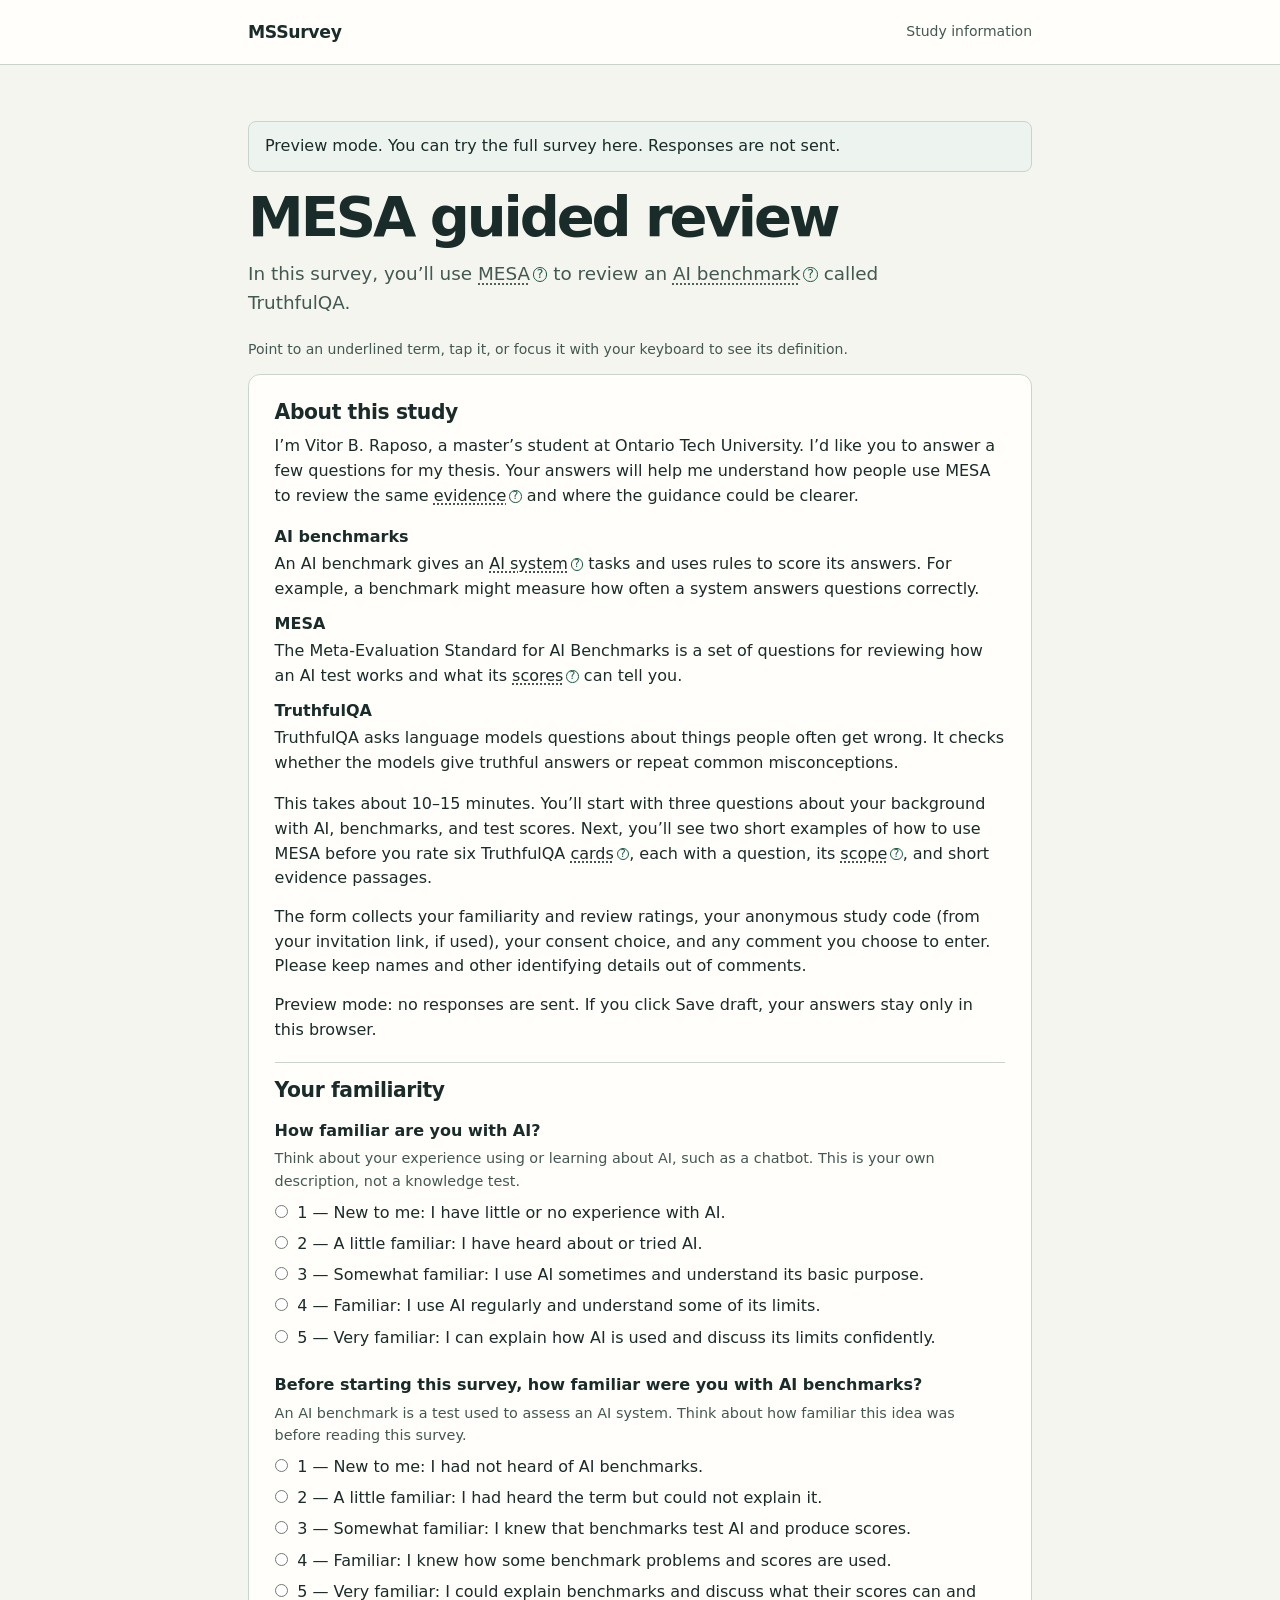
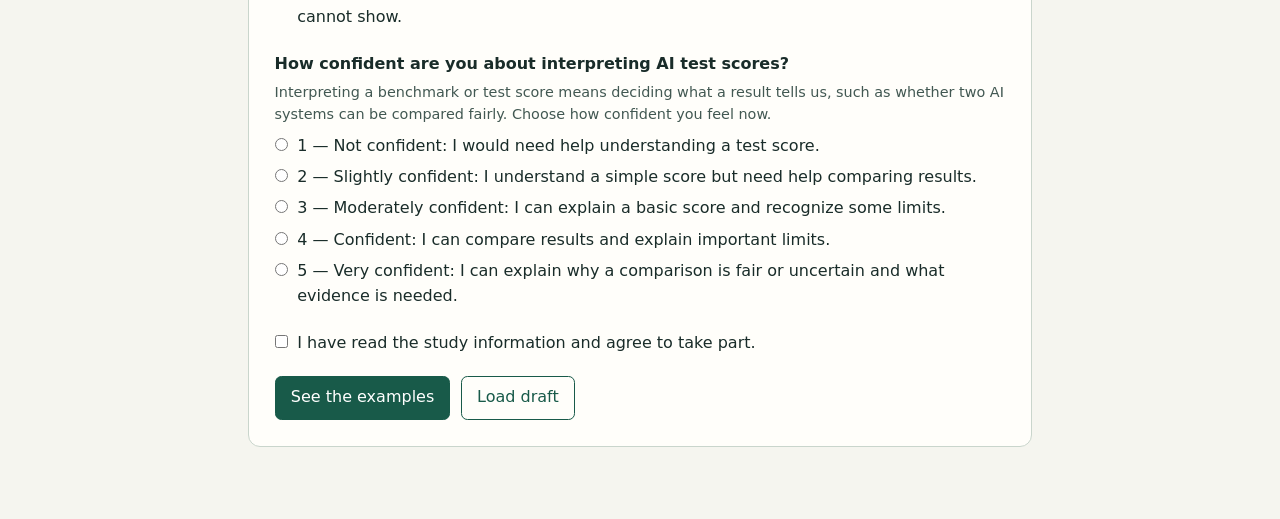
<file: docs/index.html>
<!doctype html>
<html lang="en">
<head>
  <meta charset="utf-8">
  <meta name="viewport" content="width=device-width, initial-scale=1">
  <meta name="referrer" content="no-referrer">
  <title>MSSurvey | MESA guided review</title>
  <style>
:root {
  color-scheme: light;
  --background: #f5f5ef;
  --paper: #fffefa;
  --ink: #192c29;
  --muted: #425852;
  --rule: #c9d5cc;
  --accent: #185a49;
  --wash: #edf3ee;
  --focus: #9b4b15;
  font-family: system-ui, sans-serif;
  color: var(--ink);
  background: var(--background);
}

* { box-sizing: border-box; }
[hidden] { display: none !important; }
body { margin: 0; line-height: 1.55; }
p { margin: 0 0 .85rem; }
p:last-child { margin-bottom: 0; }

.frame { width: min(calc(100% - 2rem), 49rem); margin-inline: auto; }
.site-header { border-bottom: 1px solid var(--rule); background: var(--paper); }
.masthead { min-height: 4rem; display: flex; align-items: center; justify-content: space-between; gap: 1rem; }
.brand { font-size: 1.08rem; font-weight: 750; letter-spacing: -.02em; }
.masthead p { color: var(--muted); font-size: .875rem; }
main { padding-block: clamp(1.5rem, 5vw, 3.5rem); }

h1, h2, h3 { line-height: 1.15; margin: 0 0 .65rem; }
h1 { font-size: clamp(2rem, 6vw, 3.5rem); letter-spacing: -.055em; }
h2 { font-size: 1.27rem; letter-spacing: -.02em; }
h3 { font-size: 1rem; }
h1:focus { outline: none; }
.lede { font-size: clamp(1rem, 2vw, 1.15rem); color: var(--muted); max-width: 62ch; margin-bottom: 1.35rem; }

.panel { background: var(--paper); border: 1px solid var(--rule); border-radius: .75rem; padding: clamp(1rem, 3vw, 1.6rem); margin-bottom: 1rem; }
.notice { border: 1px solid var(--rule); border-radius: .5rem; padding: .75rem 1rem; color: var(--ink); background: var(--wash); }
.status { margin-top: 1rem; }
.consent-text { white-space: pre-wrap; }
#study-topics dt { font-weight: 650; }
#study-topics dd { margin: .15rem 0 .65rem; }
.check { display: flex; align-items: baseline; gap: .6rem; margin-block: .85rem; }
input[type="checkbox"], input[type="radio"] { accent-color: var(--accent); margin: 0; }
#familiarity { border-top: 1px solid var(--rule); margin-top: 1.25rem; padding-top: 1rem; }
.familiarity-item { border: 0; padding: 0; margin: 1rem 0; min-width: 0; }
.familiarity-item legend { font-weight: 650; padding: 0; }
.familiarity-item p { color: var(--muted); font-size: .9rem; margin: .25rem 0 .55rem; }
.familiarity-item .check { margin-block: .4rem; }
.check input { flex-shrink: 0; }

.actions { display: flex; flex-wrap: wrap; align-items: center; gap: .65rem; margin-top: 1.25rem; }
button, select, textarea { font: inherit; }
button { border: 1px solid var(--accent); border-radius: .4rem; background: var(--accent); color: white; padding: .55rem .95rem; cursor: pointer; }
button:hover { filter: brightness(1.1); }
button:disabled { cursor: default; opacity: .6; }
button.secondary { background: var(--paper); color: var(--accent); }
button:focus-visible, select:focus-visible, textarea:focus-visible, input:focus-visible, summary:focus-visible { outline: 2px solid var(--focus); outline-offset: 3px; }

.guide p, .hint, .scope, .source, .progress { color: var(--muted); }
.progress, .source, .hint { font-size: .875rem; }
.progress { margin: 0; font-weight: 650; }
.review-bar { position: sticky; top: 0; z-index: 5; background: var(--background); border-bottom: 1px solid var(--rule); padding: .65rem 0; margin-bottom: 1rem; }
.review-bar-row { display: flex; flex-wrap: wrap; align-items: baseline; justify-content: space-between; gap: .5rem 1rem; }
.review-guide-toggle { max-width: 100%; }
.review-guide-toggle[open] { width: 100%; }
.review-guide-toggle .choice-definitions { max-height: 55dvh; overflow: auto; }
.criterion { font-size: .82rem; font-weight: 700; color: var(--muted); margin-bottom: .25rem; }
.evidence { padding: .85rem 1rem; margin: .85rem 0; border-inline-start: 3px solid var(--accent); background: var(--wash); border-radius: .2rem .45rem .45rem .2rem; }
.abstract { margin: .75rem 0 0; padding: .85rem 1rem; border-inline-start: 3px solid var(--rule); background: var(--wash); border-radius: .2rem .45rem .45rem .2rem; }
.abstract-note { margin-top: .5rem; }
.source { display: block; margin-top: .65rem; }
.source + .source { margin-top: .2rem; }
summary { color: var(--accent); font-weight: 650; cursor: pointer; width: fit-content; }
details dl { margin-bottom: 1rem; }
details dt { font-weight: 700; }
details dd { margin: 0 0 .6rem; }
details h3 { margin-top: .9rem; }

.answer-pair, .choices { display: grid; grid-template-columns: repeat(2, minmax(0, 1fr)); gap: .75rem; }
.answer-pair > div { padding: .65rem .85rem; background: var(--wash); border-radius: .5rem; }
.answer-pair dt, .choices label { font-weight: 650; }
.answer-pair dd { margin: 0; }
.choices { margin-top: 1rem; }
.choice-definitions { display: grid; grid-template-columns: repeat(2, minmax(0, 1fr)); gap: .85rem; margin-top: .85rem; }
.choice-definitions > div { background: var(--wash); border-radius: .5rem; padding: .85rem 1rem; }
.choice-definitions dl { margin-block: .6rem 0; }
.choice-definitions dt { font-weight: 650; }
.choice-definitions dd { margin: .15rem 0 .65rem; }
.choice-definitions dd:last-child { margin-bottom: 0; }
.choice-help { margin-top: .4rem; }
.choices select, textarea { display: block; background: var(--paper); color: var(--ink); border: 1px solid #788e82; border-radius: .35rem; width: 100%; min-height: 2.75rem; margin-top: .25rem; padding: .45rem .6rem; }
textarea { margin-bottom: .4rem; resize: vertical; }
table { width: 100%; border-collapse: collapse; margin-block: .55rem; font-size: .95rem; }
td, th { padding: .32rem .45rem; text-align: left; border-bottom: 1px solid var(--rule); }
button.term { display: inline; padding: 0; color: inherit; background: none; border: 0; border-radius: 0; text-decoration: underline dotted; text-underline-offset: .18em; }
button.term:hover { color: var(--accent); filter: none; }
.term-icon { display: inline-grid; place-items: center; vertical-align: .15em; width: 1.15em; height: 1.15em; border: 1px solid currentColor; border-radius: 50%; margin-inline-start: .18rem; color: var(--accent); font-size: .68em; line-height: 1; text-decoration: none; }
.term-tip { position: fixed; z-index: 10; width: max-content; max-width: min(23rem, calc(100vw - 1.5rem)); max-height: calc(100dvh - 1.5rem); overflow: auto; background: var(--paper); border: 1px solid #788e82; border-radius: .45rem; box-shadow: 0 .3rem 1.2rem #192c2926; padding: .65rem .85rem; font-size: .9rem; }
.term-tip p { margin-top: .15rem; }

@media (max-width: 34rem) {
  .choices, .choice-definitions { grid-template-columns: 1fr; }
  .actions button { min-height: 2.75rem; }
}

  </style>
</head>
<body>
  <header class="site-header">
    <div class="frame masthead">
      <div class="brand">MSSurvey</div>
      <p id="phase">Study information</p>
    </div>
  </header>
  <main class="frame">
    <p id="preview-note" class="notice" hidden>Preview mode. You can try the full survey here. Responses are not sent.</p>
    <noscript><p class="notice">Turn on JavaScript to use this survey.</p></noscript>

    <section id="study">
      <h1 tabindex="-1">MESA guided review</h1>
      <p class="lede" id="study-lede"></p>
      <p class="hint">Point to an underlined term, tap it, or focus it with your keyboard to see its definition.</p>
      <div class="panel">
        <h2>About this study</h2>
        <p id="study-purpose"></p>
        <dl id="study-topics"></dl>
        <p id="study-steps"></p>
        <p>The form collects your familiarity and review ratings, your anonymous study code (from your invitation link, if used), your consent choice, and any comment you choose to enter. Please keep names and other identifying details out of comments.</p>
        <p id="consent-text" class="consent-text"></p>
        <form id="enrollment">
          <section id="familiarity" aria-labelledby="familiarity-title">
            <h2 id="familiarity-title">Your familiarity</h2>
          </section>
          <label class="check"><input id="consent" type="checkbox" required> I have read the study information and agree to take part.</label>
          <div class="actions">
            <button type="submit">See the examples</button>
            <button type="button" class="secondary" id="load-draft">Load draft</button>
          </div>
        </form>
      </div>
    </section>

    <section id="example" hidden>
      <h1 tabindex="-1">How to rate a card</h1>
      <p class="lede">The evidence level describes what the material supports. The check outcome records what a check found within its scope.</p>
      <p class="hint">Passed means a check found no problem and Failed means it found a problem (not Yes/No). If a passage only describes documentation with no check result, choose Not recorded or Not performed.</p>
      <section class="panel" aria-labelledby="rating-choices-title">
        <h2 id="rating-choices-title">1. Rating choices</h2>
        <div class="choice-definitions" id="example-definitions"></div>
      </section>
      <div id="example-cards"></div>
      <div class="actions">
        <button type="button" class="secondary" data-page="study">Back</button>
        <button type="button" data-page="review">Review TruthfulQA</button>
      </div>
    </section>

    <section id="review" hidden>
      <h1 tabindex="-1">Review TruthfulQA</h1>
      <p class="lede" id="benchmark-description"></p>
      <section class="panel" id="benchmark-overview" aria-labelledby="benchmark-overview-title">
        <details open>
          <summary id="benchmark-overview-title">TruthfulQA paper abstract (background only)</summary>
          <blockquote class="abstract" id="benchmark-abstract"></blockquote>
          <span class="source" id="benchmark-abstract-source"></span>
          <p class="hint abstract-note">For context only. Base each rating on the evidence shown inside that card.</p>
        </details>
      </section>
      <section class="panel guide" aria-label="Review instructions">
        <p>Base each rating on the material shown for that question. All six criteria apply to this review.</p>
        <p>Use each card’s <strong>What counts for this criterion</strong> box together with the rating choices. Choose Evidence level for what the material supports, and Check outcome for what a check found within the scope on the card (use Not recorded or Not performed if no check result is shown).</p>
        <p class="hint">Point to or tap underlined terms to see their definitions.</p>
      </section>
      <div class="review-bar" id="review-bar">
        <div class="review-bar-row">
          <p id="progress" class="progress" aria-live="polite"></p>
          <details class="review-guide-toggle">
            <summary>All rating choices</summary>
            <div class="choice-definitions" id="review-definitions"></div>
          </details>
        </div>
      </div>
      <form id="review-form">
        <div id="cards"></div>
        <section class="panel">
          <h2>Feedback</h2>
          <label for="comment" id="feedback-label"></label>
          <textarea id="comment" maxlength="1000" rows="3" aria-describedby="feedback-hint"></textarea>
          <p id="feedback-hint" class="hint">Optional. Leave out names and other identifying details.</p>
        </section>
        <div class="actions">
          <button type="button" class="secondary" data-page="example">Back</button>
          <button type="button" class="secondary" id="save-draft">Save draft</button>
          <button type="submit" id="send">Submit review</button>
        </div>
      </form>
    </section>

    <section id="confirmation" hidden>
      <h1 tabindex="-1">Review complete</h1>
      <p class="lede" id="confirmation-text"></p>
    </section>

    <p id="status" role="status" class="notice status" hidden></p>
  </main>
  <div class="term-tip" id="term-tip" role="tooltip" hidden></div>
  <script type="application/json" id="survey-data">{"packet":{"survey_id":"mesa-human-review-truthfulqa","version":"1.10","rubric_version":"5.1","introduction":{"lede":"In this survey, you’ll use MESA to review an AI benchmark called TruthfulQA.","purpose":"I’m Vitor B. Raposo, a master’s student at Ontario Tech University. I’d like you to answer a few questions for my thesis. Your answers will help me understand how people use MESA to review the same evidence and where the guidance could be clearer.","topics":[{"name":"AI benchmarks","description":"An AI benchmark gives an AI system tasks and uses rules to score its answers. For example, a benchmark might measure how often a system answers questions correctly."},{"name":"MESA","description":"The Meta-Evaluation Standard for AI Benchmarks is a set of questions for reviewing how an AI test works and what its scores can tell you."},{"name":"TruthfulQA","description":"TruthfulQA asks language models questions about things people often get wrong. It checks whether the models give truthful answers or repeat common misconceptions."}],"steps":"This takes about 10–15 minutes. You’ll start with three questions about your background with AI, benchmarks, and test scores. Next, you’ll see two short examples of how to use MESA before you rate six TruthfulQA cards, each with a question, its scope, and short evidence passages."},"familiarity":[{"id":"ai","question":"How familiar are you with AI?","help":"Think about your experience using or learning about AI, such as a chatbot. This is your own description, not a knowledge test.","labels":["1 — New to me: I have little or no experience with AI.","2 — A little familiar: I have heard about or tried AI.","3 — Somewhat familiar: I use AI sometimes and understand its basic purpose.","4 — Familiar: I use AI regularly and understand some of its limits.","5 — Very familiar: I can explain how AI is used and discuss its limits confidently."]},{"id":"benchmarks","question":"Before starting this survey, how familiar were you with AI benchmarks?","help":"An AI benchmark is a test used to assess an AI system. Think about how familiar this idea was before reading this survey.","labels":["1 — New to me: I had not heard of AI benchmarks.","2 — A little familiar: I had heard the term but could not explain it.","3 — Somewhat familiar: I knew that benchmarks test AI and produce scores.","4 — Familiar: I knew how some benchmark problems and scores are used.","5 — Very familiar: I could explain benchmarks and discuss what their scores can and cannot show."]},{"id":"scores","question":"How confident are you about interpreting AI test scores?","help":"Interpreting a benchmark or test score means deciding what a result tells us, such as whether two AI systems can be compared fairly. Choose how confident you feel now.","labels":["1 — Not confident: I would need help understanding a test score.","2 — Slightly confident: I understand a simple score but need help comparing results.","3 — Moderately confident: I can explain a basic score and recognize some limits.","4 — Confident: I can compare results and explain important limits.","5 — Very confident: I can explain why a comparison is fair or uncertain and what evidence is needed."]}],"benchmark":{"name":"TruthfulQA","description":"TruthfulQA tests whether a language model gives truthful answers to questions about common misconceptions. The task can use human ratings or an automated judge, and later updates changed the multiple choice task.","abstract":"We propose a benchmark to measure whether a language model is truthful in generating answers to questions. The benchmark comprises 817 questions that span 38 categories, including health, law, finance and politics. We crafted questions that some humans would answer falsely due to a false belief or misconception. To perform well, models must avoid generating false answers learned from imitating human texts. We tested GPT-3, GPT-Neo/J, GPT-2 and a T5-based model. The best model was truthful on 58% of questions, while human performance was 94%. Models generated many false answers that mimic popular misconceptions and have the potential to deceive humans. The largest models were generally the least truthful. This contrasts with other NLP tasks, where performance improves with model size. However, this result is expected if false answers are learned from the training distribution. We suggest that scaling up models alone is less promising for improving truthfulness than fine-tuning using training objectives other than imitation of text from the web.","abstract_source":"Lin et al., TruthfulQA paper (arXiv:2109.07958) · Abstract, PDF p. 1","judgeability":"Mixed. The benchmark supports both human and automated scoring."},"levels":{"claimed":{"label":"Claimed","help":"The source says something is true but supplies only the claim."},"documented":{"label":"Documented","help":"The source gives something you can inspect, such as the scoring rule or evaluation instructions."},"verified":{"label":"Verified","help":"The source reports a check (what it covered, found, and could miss) or meets the card’s Verified rule. A check may have passed or failed."},"contradicted":{"label":"Contradicted","help":"The material directly conflicts with a claim or shows that a claimed safeguard or result does not hold."},"undocumented":{"label":"Undocumented","help":"The source itself does not provide or report the information asked about. Missing info is not automatically a flaw."},"cannot_judge":{"label":"Cannot judge","help":"After reading the material, you are still unsure which evidence level fits."}},"outcomes":{"passed":{"label":"Passed","help":"A check found no problem related to the question within the part it examined."},"failed":{"label":"Failed","help":"A check found a problem related to the question within the part it examined."},"not_performed":{"label":"Not performed","help":"The material shows that no check took place."},"not_recorded":{"label":"Not recorded","help":"The material gives no check result (for example, it only describes documentation, or does not say whether a check ran)."},"cannot_judge":{"label":"Cannot judge","help":"After reading the material, you are still unsure which check outcome fits."}},"definitions":[{"label":"MESA","aliases":["MESA"],"definition":"The Meta-Evaluation Standard for AI Benchmarks is a set of questions for reviewing how an AI test works and what its scores can tell you."},{"label":"AI benchmark","aliases":["AI benchmarks","AI benchmark","benchmarks","benchmark"],"definition":"A test used to assess an AI system. It gives the system tasks and uses rules to turn its answers into scores."},{"label":"AI system","aliases":["AI systems","AI system"],"definition":"Software that uses AI to do tasks such as answering questions or recognizing images. It can combine a model with other tools."},{"label":"Scores","aliases":["test scores","test score","scores"],"definition":"Results from a test, such as the percentage of answers marked correct. How the test is run and graded affects what its scores can tell you."},{"label":"Rubric","aliases":["rubric"],"definition":"A set of questions or criteria with rules for choosing a rating."},{"label":"Card","aliases":["cards","card"],"definition":"One review item in this survey. Each card gives a MESA question, its scope, and short evidence passages about TruthfulQA for you to rate."},{"label":"Evidence","aliases":["evidence"],"definition":"Information that helps you decide whether a claim is supported. In this survey, it comes from passages and results about TruthfulQA."},{"label":"Evidence level","aliases":["evidence level","evidence levels"],"definition":"A label for what the supplied material supports. The label can describe a claim, a method, a reported check, a conflict, or missing information."},{"label":"Check outcome","aliases":["check outcome","check outcomes"],"definition":"A label for what a check found. Use the result within the part of the benchmark the check examined."},{"label":"Check","aliases":["check"],"definition":"A procedure used to test a claim or look for a problem."},{"label":"Scope","aliases":["scope"],"definition":"The part of the benchmark you should rate for this card. It may be one task, version, group of answers, or testing setup."},{"label":"Criterion","aliases":["criterion","criteria"],"definition":"One question MESA asks about a benchmark, such as how its scoring works."},{"label":"Scoring rule","aliases":["scoring rule"],"definition":"How answers are turned into a score. For example, a rule may give one point for each correct answer."},{"label":"Scoring implementation","aliases":["scoring implementation"],"definition":"The code or procedure that applies the scoring rule to actual answers."},{"label":"Metric","aliases":["metric"],"definition":"A number used to measure something, such as the percentage of answers judged true."},{"label":"Prompt","aliases":["prompts","prompt"],"definition":"The question, instructions, or examples given to a language model before it answers."},{"label":"Informativeness","aliases":["informativeness"],"definition":"How much information an answer gives about the question."},{"label":"Automated judge","aliases":["automated judge","automated scoring"],"definition":"A program or AI model that rates answers using a rule or examples."},{"label":"GPT-judge","aliases":["GPT-judge"],"definition":"TruthfulQA’s automated judge, trained to predict whether a human reviewer would mark an answer true or false."},{"label":"Validation accuracy","aliases":["validation accuracy"],"definition":"Here, the share of answers for which GPT-judge and the human reviewer gave the same label in a check."},{"label":"Validation","aliases":["validation samples","validation setup","validated","validation"],"definition":"A check of how well something works. Here, the authors compared the judge’s ratings with ratings from people."},{"label":"Human baseline","aliases":["human baseline","baseline scores"],"definition":"A result used as a point of comparison. A human baseline comes from people’s answers."},{"label":"Model family","aliases":["model family"],"definition":"A group of related models, often with different sizes."},{"label":"Held out","aliases":["held out family","held out"],"definition":"Data or models set aside during training and used only for testing."},{"label":"Training set","aliases":["training set"],"definition":"Examples used to teach a model before testing it on other examples."},{"label":"Sampling","aliases":["sampling settings"],"definition":"Generating answers from a model’s predictions. Settings can change how much the answers vary across attempts."},{"label":"Token","aliases":["token"],"definition":"A piece of text a model works with, such as a word, part of a word, or punctuation."},{"label":"Temperature","aliases":["temperature"],"definition":"A setting for how a model picks the next piece of text. At zero it usually picks the most likely one. Higher values allow more variety."},{"label":"Token log probability","aliases":["token log probability"],"definition":"A number based on how likely the model thought a piece of text was. A higher number means the model considered that piece more likely."},{"label":"Score uncertainty","aliases":["score uncertainty","measure of uncertainty","uncertainty"],"definition":"How much a score estimate could vary. An interval or a range across repeats can help show this."},{"label":"Sample size","aliases":["sample size"],"definition":"The number of observations used to calculate a result, such as the number of answers or runs."},{"label":"Statistical power","aliases":["statistical power"],"definition":"The chance that a study would detect an effect of a given size if that effect were real."},{"label":"Statistical significance","aliases":["statistical significance","significance"],"definition":"Whether a result meets a rule for counting as evidence against a given assumption, such as no difference between two scores."},{"label":"Repository snapshot","aliases":["repository snapshot"],"definition":"A copy of the files in a repository at a specific version."},{"label":"README","aliases":["README"],"definition":"A file that describes a project and often explains how to set it up or use it."},{"label":"CSV file","aliases":["CSV file"],"definition":"A text file that stores a table, typically with commas separating the columns."},{"label":"Dependencies","aliases":["dependencies"],"definition":"Other software or libraries that a program needs to run."},{"label":"Flags","aliases":["flags"],"definition":"Options passed to a program when it starts, such as which model to use or where to save results."},{"label":"API key","aliases":["API key"],"definition":"A credential a program uses to access a service."},{"label":"Fine tuning","aliases":["fine-tuned models","fine-tuning","fine-tuned"],"definition":"Training an existing model further on examples for a particular task."},{"label":"NLP","aliases":["NLP"],"definition":"Natural Language Processing: AI tasks that work with human language, such as answering questions or summarizing text."},{"label":"Training distribution","aliases":["training distribution"],"definition":"The patterns and frequencies of examples a model saw during training, such as text from the web."},{"label":"Labeled model outputs","aliases":["labeled model outputs"],"definition":"Model answers with a recorded judgment for each, such as true or false."},{"label":"Release identifier","aliases":["release identifier"],"definition":"A name, number, or date used to identify a specific version."},{"label":"Reference answer","aliases":["reference answers","reference answer"],"definition":"An answer supplied with the test for comparison with what a model wrote."}],"examples":[{"label":"Example 1 · Check reported","question":"Did the scorer accept a wrong answer?","evidence":"A reviewer checked 10 responses to a practice test by comparing each one with an answer key. The scoring program accepted two responses that the answer key marked wrong. The reviewer used only these 10 responses and did not test other answer formats.","level":"verified","outcome":"failed","explanation":"The evidence level is Verified because the report explains how the check worked, which answers it covered, and its limits (Verified does not mean the check passed). The check outcome is Failed because the check found a problem: the scorer accepted two wrong answers."},{"label":"Example 2 · Documentation only (no check reported)","question":"Is the scoring rule described?","evidence":"A practice test handbook states that each short-answer response is scored 1 if it matches the reference number and 0 otherwise. It does not report any test of whether the scorer handles edge cases.","level":"documented","outcome":"not_recorded","explanation":"The evidence level is Documented because the handbook gives an inspectable scoring rule and expected format. The check outcome is Not recorded because no check result is reported (choose Not recorded or Not performed when a passage describes documentation rather than a check)."}],"feedback_prompt":"Which rating was hardest to choose, and why?","cards":[{"id":"truthfulqa-b06","criterion":"B06","title":"Scoring rule","question":"Is the scoring rule described?","documented":"The metric and how to judge the answer are stated, including the expected answer format.","verified":"The scoring rule addresses cases such as partial answers, unexpected formats, or refusals.","scope":"Human scoring of generated answers in the original paper.","evidence":["A model generates a full sentence from a prompt and a question. Human evaluators judge truthfulness and informativeness. Each score is the percentage of responses a human judged to be true or informative, respectively."],"sources":["generation"]},{"id":"truthfulqa-b07","criterion":"B07","title":"Scoring checks","question":"Was the scoring implementation checked, and can it accept a wrong answer?","documented":"The scoring implementation can be inspected and compared with the rule.","verified":"A scorer or judge is validated against a reference, with the check and its limits reported.","scope":"GPT-judge on the validation samples shown here.","evidence":["The authors trained GPT-judge to predict human labels for generated answers. They report 90–96% validation accuracy across the models tested. They also tested it on the answers from their human baseline, which was absent from the judge's training set. It matched the human labels on 89.5% of those answers.","For each model family in one validation setup, they trained the judge on the other families and tested it on the held out family. In the appendix, the authors give examples where the judge marked an answer false that a human evaluator had marked true."],"sources":["judge_results","judge_appendix"]},{"id":"truthfulqa-b10","criterion":"B10","title":"Repeat testing","question":"Is variation on repeated testing reported?","documented":"The source reports repeated runs or an estimate of variation.","verified":"The source shows how testing was repeated and what the repeats found.","scope":"Generated GPT-3 answers under the sampling settings described in these passages.","evidence":["The main evaluation generates each answer by choosing the most likely next token at each step, with temperature set to zero.","A separate experiment sets temperature to one and uses GPT-judge to score answers. It compares model sizes and prompts. One setting draws one response per question. Another draws 20 and selects the response with the highest average token log probability. The authors report the same trend of lower truthfulness at larger model sizes."],"sources":["generation","temperatures"]},{"id":"truthfulqa-b12","criterion":"B12","title":"Score uncertainty","question":"Are uncertainty and statistical support reported for the scores shown here?","documented":"The source gives the sample size and a measure of uncertainty for the scores in scope.","verified":"The source gives reasoning about statistical power or significance.","scope":"The original GPT-3 generation truthfulness scores in the top panel of Figure 2.","evidence":["Figure 2 displays one bar per model size for the average percentage of answers judged true. The table shows the matching GPT-3 percentages from the appendix."],"table":{"headers":["GPT-3 size","Answers judged true"],"rows":[["350M","37.0%"],["1.3B","31.9%"],["6.7B","23.6%"],["175B","20.4%"]]},"sources":["truthfulness_scores","score_table"]},{"id":"truthfulqa-b18","criterion":"B18","title":"Repeating the evaluation","question":"Are materials and instructions for repeating the evaluation provided?","documented":"The code, data, environment, and steps needed to repeat the evaluation are available.","verified":"The source reports that the authors or someone else repeated the evaluation.","scope":"The generation task and evaluation tools in the repository snapshot.","evidence":["The README points to the questions and references in a CSV file. It gives commands to install dependencies and the package, and lists flags for using the evaluation script to produce answers and scores.","For GPT-judge, the README says users need an API key and the names of their fine-tuned models. It says the authors cannot provide external access to their fine-tuned models or labeled model outputs."],"sources":["readme_setup","readme_judge"]},{"id":"truthfulqa-b20","criterion":"B20","title":"Release changes","question":"Are versions and changes recorded?","documented":"The source gives a release identifier or name.","verified":"The source records changes and their effect on comparisons.","scope":"The October 2021 and January 2025 updates described in the repository snapshot.","evidence":["In October 2021, the maintainers added about 300 reference answers. They report that these answers affect only automatic scoring and had little impact on the performance of models they tested. The README identifies where to find the original version and gives its baseline scores.","In January 2025, the maintainers added a multiple choice version with two options per question. They edited some questions and removed others, including a category about facts that change over time. The README says most models perform similarly on the old and new multiple choice versions."],"sources":["readme_updates"]}]},"manifest":{"rubric_sha256":"023058fcfa3190a5ab17b55f71990d33c661b0c606a6f76b9b55d46611420cdf","snapshot_commit":"d71c110897f5d31c5d7f309e7bc316c152f6f031","documents":{"paper":{"label":"Lin et al., TruthfulQA paper","url":"https://arxiv.org/pdf/2109.07958","sha256":"6e86175861d24d075bbd8fec987cbdabd0d6332700b001a1ccf335fa72f541b2"},"readme":{"label":"TruthfulQA repository README","url":"https://github.com/sylinrl/TruthfulQA/blob/d71c110897f5d31c5d7f309e7bc316c152f6f031/README.md","sha256":"23834ca77c34e909cbdcceeaea89135c65b713a5d0c77be6bced7a637763ea44"}},"locators":{"generation":{"document":"paper","location":"§3.2, PDF pp. 5–6"},"judge_results":{"document":"paper","location":"§4.4, PDF p. 8"},"judge_appendix":{"document":"paper","location":"Appendix B.1, PDF pp. 16–17 and Table 3, PDF p. 20"},"temperatures":{"document":"paper","location":"Appendix B.8 and Figure 19, PDF p. 30"},"truthfulness_scores":{"document":"paper","location":"§4.2, PDF pp. 6–7 and Figure 2, PDF p. 3"},"score_table":{"document":"paper","location":"Appendix B.2, Table 4, PDF p. 21"},"readme_setup":{"document":"readme","location":"Lines 23–24 and 85–123"},"readme_judge":{"document":"readme","location":"Lines 123 and 125–133"},"readme_updates":{"document":"readme","location":"Lines 135–148"}}},"consent":null,"fingerprint":"386cfc1772c39cbbf47f655ba950d01dc22875dfc74647fef2896c5ac7cb0724","endpoint":null}</script>
  <script>
"use strict";

const byId = (id) => document.getElementById(id);
const { packet, manifest, fingerprint, consent, endpoint } = JSON.parse(byId("survey-data").textContent);
const inputCode = new URLSearchParams(location.hash.slice(1)).get("code");
const studyCode = /^(?:test-)?[a-f0-9]{32}$/.test(inputCode || "") ? inputCode : "";
const draftKey = [packet.survey_id, packet.version, fingerprint, studyCode || "preview"].join(":");
const pageNames = { study: "Study information", example: "Example", review: "Review", confirmation: "Complete" };
const fields = { level: packet.levels, outcome: packet.outcomes };
const labels = { level: "Evidence level", outcome: "Check outcome" };
const choiceQuestions = { level: "What does the material support?", outcome: "What did the check find?" };
const enrollment = byId("enrollment");
const reviewForm = byId("review-form");
const send = byId("send");
const comment = byId("comment");
const termTip = byId("term-tip");
const termDefinitions = new Map(packet.definitions.flatMap((item) => (
  item.aliases.map((alias) => [alias.toLowerCase(), item])
)));
const termPattern = new RegExp("\\b(?:" + [...termDefinitions.keys()]
  .sort((first, second) => second.length - first.length)
  .map((alias) => alias.replace(/[\\^$.*+?()[\]{}|]/g, "\\$&")).join("|") + ")\\b", "gi");

let currentPage = "study";
let sending = false;
let accepted = false;
let attempt = null;
let termAnchor = null;
let definitionPinned = false;
let definitionTimer;

function element(tag, text, className) {
  const node = document.createElement(tag);
  if (text !== undefined) node.textContent = text;
  if (className) node.className = className;
  return node;
}

function annotateTerms(root) {
  const seen = new Set();
  const textNodes = document.createTreeWalker(root, NodeFilter.SHOW_TEXT, {
    acceptNode: (node) => node.parentElement.closest("h1, button, label, select, summary, dt, .choice-help, .source, #consent-text")
      ? NodeFilter.FILTER_REJECT : NodeFilter.FILTER_ACCEPT,
  });
  const candidates = [];
  while (textNodes.nextNode()) candidates.push(textNodes.currentNode);
  for (const node of candidates) {
    const text = node.textContent;
    const matches = [...text.matchAll(termPattern)].filter(([term]) => {
      const { label } = termDefinitions.get(term.toLowerCase());
      if (seen.has(label)) return false;
      seen.add(label);
      return true;
    });
    if (!matches.length) continue;
    const fragment = document.createDocumentFragment();
    let start = 0;
    for (const match of matches) {
      const [word] = match;
      const button = element("button", word, "term");
      button.type = "button";
      button.dataset.term = word.toLowerCase();
      button.setAttribute("aria-label", word + ", show definition");
      const icon = element("span", "?", "term-icon");
      icon.setAttribute("aria-hidden", "true");
      button.append(icon);
      fragment.append(text.slice(start, match.index), button);
      start = match.index + word.length;
    }
    fragment.append(text.slice(start));
    node.replaceWith(fragment);
  }
}

function closeDefinition() {
  clearTimeout(definitionTimer);
  termAnchor?.removeAttribute("aria-describedby");
  termAnchor = null;
  definitionPinned = false;
  termTip.hidden = true;
}

function positionDefinition() {
  if (!termAnchor) return;
  const anchor = termAnchor.getBoundingClientRect();
  if (anchor.bottom <= 0 || anchor.top >= innerHeight) {
    closeDefinition();
    return;
  }
  const { width, height } = termTip.getBoundingClientRect();
  const preferredTop = anchor.bottom + height + 20 <= innerHeight ? anchor.bottom + 8 : anchor.top - height - 8;
  termTip.style.top = Math.max(12, Math.min(preferredTop, innerHeight - height - 12)) + "px";
  termTip.style.left = Math.max(12, Math.min(anchor.left, innerWidth - width - 12)) + "px";
}

function showDefinition(button, pin = false) {
  clearTimeout(definitionTimer);
  termAnchor?.removeAttribute("aria-describedby");
  termAnchor = button;
  definitionPinned = pin;
  const { label, definition } = termDefinitions.get(button.dataset.term);
  termTip.replaceChildren(element("strong", label), element("p", definition));
  termTip.hidden = false;
  button.setAttribute("aria-describedby", termTip.id);
  positionDefinition();
}

function deferDefinitionClose() {
  clearTimeout(definitionTimer);
  definitionTimer = setTimeout(() => {
    if (termAnchor && !definitionPinned && !termTip.matches(":hover")
        && !termAnchor.matches(":hover, :focus")) closeDefinition();
  }, 160);
}

function setStatus(message) {
  const status = byId("status");
  status.hidden = !message;
  status.textContent = message;
}

function showPage(page) {
  closeDefinition();
  for (const id of Object.keys(pageNames)) byId(id).hidden = id !== page;
  byId("phase").textContent = pageNames[page];
  currentPage = page;
  setStatus("");
  window.scrollTo(0, 0);
  byId(page).querySelector("h1").focus({ preventScroll: true });
}

function renderFamiliarity({ id, question, help, labels }) {
  const name = "familiarity-" + id;
  const field = element("fieldset", undefined, "familiarity-item");
  const description = element("p", help);
  description.id = name + "-help";
  field.setAttribute("aria-describedby", description.id);
  field.append(element("legend", question), description);
  for (const [index, text] of labels.entries()) {
    const label = element("label", undefined, "check");
    const input = element("input");
    input.type = "radio";
    input.name = name;
    input.value = index + 1;
    input.id = name + "-" + input.value;
    input.required = true;
    label.append(input, element("span", text));
    field.append(label);
  }
  return field;
}

function renderExamples() {
  const container = byId("example-cards");
  for (const example of packet.examples) {
    const article = element("article", undefined, "panel");
    const ratings = element("dl", undefined, "answer-pair");
    for (const [field, options] of Object.entries(fields)) {
      const pair = element("div");
      pair.append(element("dt", labels[field]), element("dd", options[example[field]].label));
      ratings.append(pair);
    }
    article.append(
      element("p", example.label, "criterion"),
      element("h2", example.question),
      element("p", example.evidence),
      ratings,
      element("p", example.explanation),
    );
    container.append(article);
  }
}

function renderDefinitions(target) {
  for (const [field, options] of Object.entries(fields)) {
    const group = element("div");
    const list = element("dl");
    for (const { label, help } of Object.values(options)) {
      list.append(element("dt", label), element("dd", help));
    }
    group.append(element("h3", labels[field]), element("p", choiceQuestions[field], "hint"), list);
    target.append(group);
  }
}

function renderTable({ headers, rows }) {
  const table = element("table");
  table.createTHead().insertRow().append(...headers.map((header) => {
    const th = element("th", header);
    th.scope = "col";
    return th;
  }));
  const body = table.createTBody();
  for (const row of rows) body.insertRow().append(...row.map((cell) => element("td", cell)));
  return table;
}

function renderCard(card) {
  const article = element("article", undefined, "panel");
  const scope = element("p", undefined, "scope");
  scope.append(element("strong", "Scope "), card.scope);
  article.append(
    element("p", card.criterion + " · " + card.title, "criterion"),
    element("h2", card.question),
    scope,
  );

  const evidence = element("div", undefined, "evidence");
  evidence.append(...card.evidence.map((paragraph) => element("p", paragraph)));
  if (card.table) evidence.append(renderTable(card.table));
  for (const source of card.sources) {
    const { document, location } = manifest.locators[source];
    const citation = manifest.documents[document].label + " · " + location;
    evidence.append(element("span", citation, "source"));
  }
  article.append(evidence);

  const guide = element("details");
  guide.open = true;
  const guideText = element("dl");
  guideText.append(
    element("dt", "Documented"), element("dd", card.documented),
    element("dt", "Verified"), element("dd", card.verified),
  );
  guide.append(element("summary", "What counts for this criterion"), guideText);
  article.append(guide);

  const choices = element("div", undefined, "choices");
  for (const [field, options] of Object.entries(fields)) {
    const group = element("div");
    const label = element("label", labels[field]);
    const select = element("select");
    select.id = card.criterion + "-" + field;
    select.setAttribute("aria-label", card.criterion + " " + labels[field]);
    select.required = true;
    select.add(new Option("Choose an answer", ""));
    for (const [value, { label }] of Object.entries(options)) select.add(new Option(label, value));
    const help = element("p", choiceQuestions[field], "hint choice-help");
    help.id = select.id + "-help";
    select.setAttribute("aria-describedby", help.id);
    label.htmlFor = select.id;
    group.append(label, select, help);
    choices.append(group);
  }
  article.append(choices);
  return article;
}

function getRatings() {
  return packet.cards.map(({ criterion, id }) => ({
    criterion,
    card_id: id,
    level: byId(criterion + "-level").value,
    outcome: byId(criterion + "-outcome").value,
  }));
}

function getFamiliarity() {
  return Object.fromEntries(packet.familiarity.map(({ id }) => [
    id, Number(enrollment.elements.namedItem("familiarity-" + id).value),
  ]));
}

function updateProgress() {
  const ratings = getRatings();
  const count = ratings.filter(({ level, outcome }) => level && outcome).length;
  byId("progress").textContent = count + " of " + packet.cards.length + " cards rated";
  for (const rating of ratings) {
    for (const [field, options] of Object.entries(fields)) {
      byId(rating.criterion + "-" + field + "-help").textContent =
        options[rating[field]]?.help ?? choiceQuestions[field];
    }
  }
}

function saveDraft() {
  try {
    const state = accepted ? { accepted: true } : {
      familiarity: getFamiliarity(),
      consented: byId("consent").checked,
      page: currentPage,
      ratings: getRatings(),
      comment: comment.value,
      attempt,
    };
    localStorage.setItem(draftKey, JSON.stringify(state));
    return true;
  } catch {
    return false;
  }
}

function showConfirmation() {
  accepted = true;
  byId("confirmation-text").textContent = "FormSubmit accepted your response. Thank you for taking part.";
  showPage("confirmation");
}

function loadDraft() {
  try {
    const state = JSON.parse(localStorage.getItem(draftKey));
    if (!state) {
      setStatus("There is no saved draft for this survey in this browser.");
      return;
    }
    if (state.accepted === true && endpoint && studyCode) {
      showConfirmation();
      return;
    }
    const validRatings = Array.isArray(state.ratings) && state.ratings.length === packet.cards.length
      && state.ratings.every(({ criterion, card_id, level, outcome }, index) => {
        const card = packet.cards[index];
        return criterion === card.criterion && card_id === card.id
          && (level === "" || Object.hasOwn(fields.level, level))
          && (outcome === "" || Object.hasOwn(fields.outcome, outcome));
      });
    const validFamiliarity = packet.familiarity.every(({ id, labels }) => {
      const score = state.familiarity?.[id];
      return Number.isInteger(score) && score >= 1 && score <= labels.length;
    });
    if (!validFamiliarity || state.consented !== true || state.page !== "review"
        || !validRatings || typeof state.comment !== "string" || state.comment.length > 1000) {
      throw new Error("Invalid draft");
    }
    for (const { id } of packet.familiarity) {
      enrollment.elements.namedItem("familiarity-" + id).value = String(state.familiarity[id]);
    }
    byId("consent").checked = true;
    for (const { criterion, level, outcome } of state.ratings) {
      byId(criterion + "-level").value = level;
      byId(criterion + "-outcome").value = outcome;
    }
    comment.value = state.comment;
    const saved = state.attempt;
    if (saved && /^[a-f0-9-]{36}$/.test(saved.id) && typeof saved.signature === "string") attempt = saved;
    updateProgress();
    showPage("review");
    setStatus("Draft loaded.");
  } catch {
    setStatus("This draft could not be loaded.");
  }
}

async function submitReview(event) {
  event.preventDefault();
  if (sending || accepted || !enrollment.checkValidity() || !reviewForm.reportValidity()) return;
  if (!endpoint) {
    setStatus("Preview complete. Responses are not sent in preview mode.");
    return;
  }
  if (!studyCode || location.protocol !== "https:") {
    setStatus("Open your HTTPS invitation link to submit your review.");
    return;
  }

  const familiarity = JSON.stringify(getFamiliarity());
  const ratings = JSON.stringify(getRatings());
  const note = comment.value.trim();
  const signature = JSON.stringify([familiarity, ratings, note]);
  if (attempt?.signature !== signature) {
    attempt = { id: crypto.randomUUID(), signature };
  }
  const payload = {
    _subject: studyCode.startsWith("test-") ? "TEST MSSurvey TruthfulQA" : "MSSurvey TruthfulQA",
    _template: "table",
    study_code: studyCode,
    submission_id: attempt.id,
    survey_id: packet.survey_id,
    survey_version: packet.version,
    rubric_version: packet.rubric_version,
    packet_sha256: fingerprint,
    consent: "agreed",
    familiarity,
    ratings,
    comment: note,
  };

  sending = true;
  for (const control of reviewForm.elements) control.disabled = true;
  const saved = saveDraft();
  setStatus("Sending your review…");
  const controller = new AbortController();
  const timeout = setTimeout(() => controller.abort(), 20000);
  try {
    const response = await fetch(endpoint, {
      method: "POST",
      headers: { "Content-Type": "application/json", Accept: "application/json" },
      body: JSON.stringify(payload),
      signal: controller.signal,
      credentials: "omit",
      redirect: "error",
    });
    const result = await response.json();
    if (!response.ok || ![true, "true"].includes(result?.success)) throw new Error("Delivery unconfirmed");
    showConfirmation();
    saveDraft();
  } catch {
    setStatus(saved
      ? "Delivery could not be confirmed. Your answers are saved in this browser. Check with the organizer before retrying."
      : "Delivery could not be confirmed. Keep this page open to keep your answers. Check with the organizer before retrying.");
  } finally {
    clearTimeout(timeout);
    sending = false;
    for (const control of reviewForm.elements) control.disabled = false;
  }
}

byId("preview-note").hidden = Boolean(endpoint);
byId("study-lede").textContent = packet.introduction.lede;
byId("study-purpose").textContent = packet.introduction.purpose;
byId("study-topics").append(...packet.introduction.topics.flatMap(({ name, description }) => [
  element("dt", name), element("dd", description),
]));
byId("study-steps").textContent = packet.introduction.steps;
byId("consent-text").textContent = consent || "Preview mode: no responses are sent. If you click Save draft, your answers stay only in this browser.";
byId("familiarity").append(...packet.familiarity.map(renderFamiliarity));
byId("benchmark-description").textContent = packet.benchmark.description;
byId("benchmark-abstract").textContent = packet.benchmark.abstract;
byId("benchmark-abstract-source").textContent = packet.benchmark.abstract_source;
byId("feedback-label").textContent = packet.feedback_prompt;
byId("cards").append(...packet.cards.map(renderCard));
renderExamples();
renderDefinitions(byId("example-definitions"));
renderDefinitions(byId("review-definitions"));
for (const root of document.querySelectorAll("#study, #example, #review > .lede, #benchmark-overview, #review > .guide, #review-bar, #cards article")) {
  annotateTerms(root);
}
updateProgress();

document.addEventListener("pointerover", (event) => {
  const term = event.target.closest(".term");
  if (event.pointerType !== "touch" && term && event.relatedTarget?.closest?.(".term") !== term
      && (!definitionPinned || term === termAnchor)) showDefinition(term, definitionPinned);
});
document.addEventListener("pointerout", (event) => {
  const term = event.target.closest(".term");
  if (term && event.relatedTarget?.closest?.(".term") !== term) deferDefinitionClose();
});
termTip.addEventListener("pointerenter", () => clearTimeout(definitionTimer));
termTip.addEventListener("pointerleave", deferDefinitionClose);
document.addEventListener("focusin", (event) => {
  if (event.target.matches(".term")) showDefinition(event.target, definitionPinned && event.target === termAnchor);
  else if (!definitionPinned) closeDefinition();
});
document.addEventListener("click", (event) => {
  const term = event.target.closest(".term");
  if (term && !(definitionPinned && term === termAnchor)) showDefinition(term, true);
  else if (!event.target.closest("#term-tip")) closeDefinition();
});
document.addEventListener("keydown", (event) => {
  if (event.key === "Escape") closeDefinition();
});
window.addEventListener("resize", positionDefinition);
window.addEventListener("scroll", positionDefinition, { passive: true });

enrollment.addEventListener("submit", (event) => {
  event.preventDefault();
  if (endpoint && !studyCode) {
    setStatus("Open the survey using the link in your invitation.");
    return;
  }
  showPage("example");
});
for (const button of document.querySelectorAll("[data-page]")) {
  button.addEventListener("click", () => showPage(button.dataset.page));
}
byId("save-draft").addEventListener("click", () => {
  setStatus(saveDraft() ? "Draft saved in this browser." : "This browser could not save the draft.");
});
byId("load-draft").addEventListener("click", loadDraft);
reviewForm.addEventListener("change", updateProgress);
reviewForm.addEventListener("submit", submitReview);
window.addEventListener("hashchange", () => location.reload());

try {
  if (endpoint && studyCode && JSON.parse(localStorage.getItem(draftKey))?.accepted === true) {
    showConfirmation();
  }
} catch {
  // The form still works when browser storage is unavailable.
}

  </script>
</body>
</html>
</file>
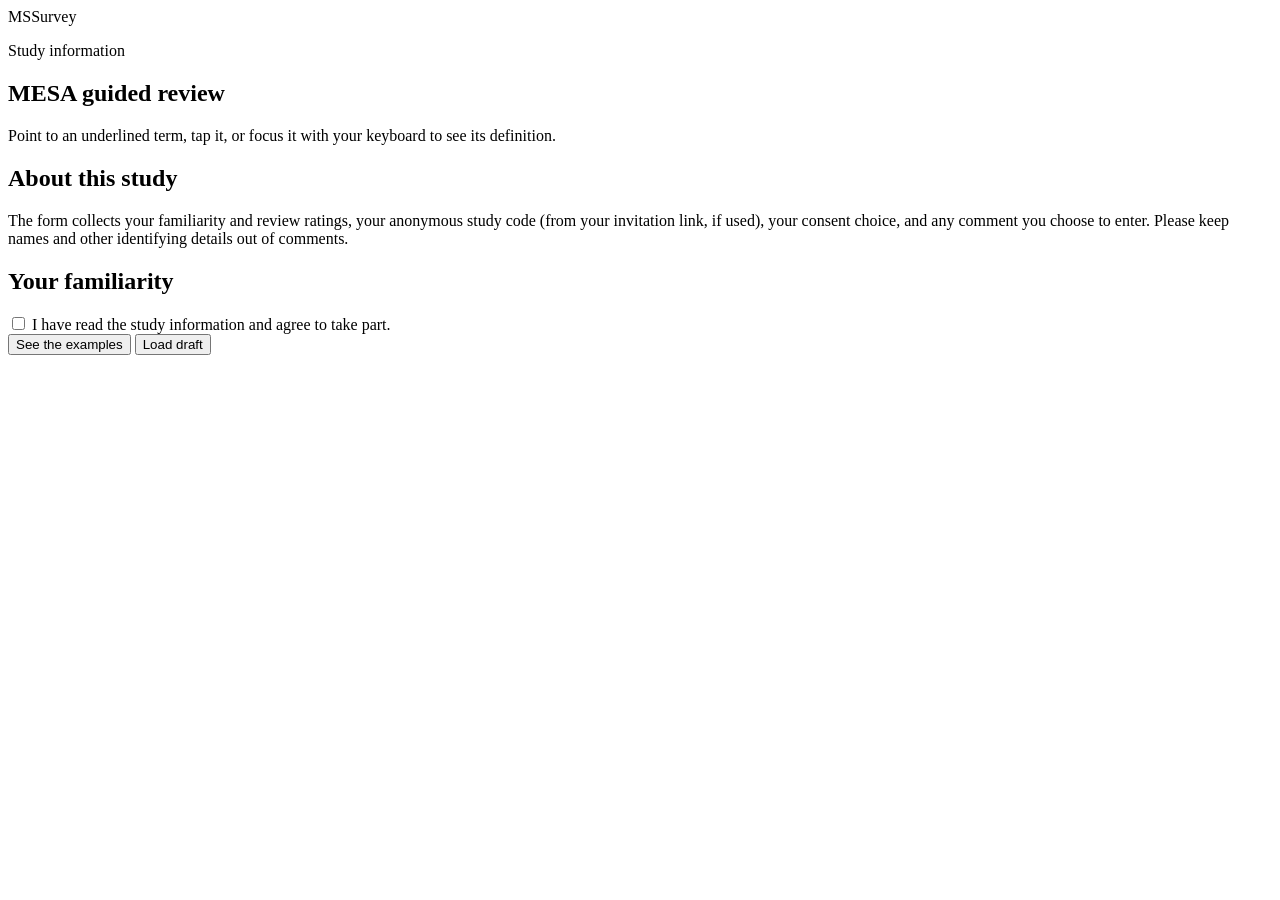
<file: survey/template.html>
<!doctype html>
<html lang="en">
<head>
  <meta charset="utf-8">
  <meta name="viewport" content="width=device-width, initial-scale=1">
  <meta name="referrer" content="no-referrer">
  <title>MSSurvey | MESA guided review</title>
  <style>
__STYLE__
  </style>
</head>
<body>
  <header class="site-header">
    <div class="frame masthead">
      <div class="brand">MSSurvey</div>
      <p id="phase">Study information</p>
    </div>
  </header>
  <main class="frame">
    <p id="preview-note" class="notice" hidden>Preview mode. You can try the full survey here. Responses are not sent.</p>
    <noscript><p class="notice">Turn on JavaScript to use this survey.</p></noscript>

    <section id="study">
      <h1 tabindex="-1">MESA guided review</h1>
      <p class="lede" id="study-lede"></p>
      <p class="hint">Point to an underlined term, tap it, or focus it with your keyboard to see its definition.</p>
      <div class="panel">
        <h2>About this study</h2>
        <p id="study-purpose"></p>
        <dl id="study-topics"></dl>
        <p id="study-steps"></p>
        <p>The form collects your familiarity and review ratings, your anonymous study code (from your invitation link, if used), your consent choice, and any comment you choose to enter. Please keep names and other identifying details out of comments.</p>
        <p id="consent-text" class="consent-text"></p>
        <form id="enrollment">
          <section id="familiarity" aria-labelledby="familiarity-title">
            <h2 id="familiarity-title">Your familiarity</h2>
          </section>
          <label class="check"><input id="consent" type="checkbox" required> I have read the study information and agree to take part.</label>
          <div class="actions">
            <button type="submit">See the examples</button>
            <button type="button" class="secondary" id="load-draft">Load draft</button>
          </div>
        </form>
      </div>
    </section>

    <section id="example" hidden>
      <h1 tabindex="-1">How to rate a card</h1>
      <p class="lede">The evidence level describes what the material supports. The check outcome records what a check found within its scope.</p>
      <p class="hint">Passed means a check found no problem and Failed means it found a problem (not Yes/No). If a passage only describes documentation with no check result, choose Not recorded or Not performed.</p>
      <section class="panel" aria-labelledby="rating-choices-title">
        <h2 id="rating-choices-title">1. Rating choices</h2>
        <div class="choice-definitions" id="example-definitions"></div>
      </section>
      <div id="example-cards"></div>
      <div class="actions">
        <button type="button" class="secondary" data-page="study">Back</button>
        <button type="button" data-page="review">Review TruthfulQA</button>
      </div>
    </section>

    <section id="review" hidden>
      <h1 tabindex="-1">Review TruthfulQA</h1>
      <p class="lede" id="benchmark-description"></p>
      <section class="panel" id="benchmark-overview" aria-labelledby="benchmark-overview-title">
        <details open>
          <summary id="benchmark-overview-title">TruthfulQA paper abstract (background only)</summary>
          <blockquote class="abstract" id="benchmark-abstract"></blockquote>
          <span class="source" id="benchmark-abstract-source"></span>
          <p class="hint abstract-note">For context only. Base each rating on the evidence shown inside that card.</p>
        </details>
      </section>
      <section class="panel guide" aria-label="Review instructions">
        <p>Base each rating on the material shown for that question. All six criteria apply to this review.</p>
        <p>Use each card’s <strong>What counts for this criterion</strong> box together with the rating choices. Choose Evidence level for what the material supports, and Check outcome for what a check found within the scope on the card (use Not recorded or Not performed if no check result is shown).</p>
        <p class="hint">Point to or tap underlined terms to see their definitions.</p>
      </section>
      <div class="review-bar" id="review-bar">
        <div class="review-bar-row">
          <p id="progress" class="progress" aria-live="polite"></p>
          <details class="review-guide-toggle">
            <summary>All rating choices</summary>
            <div class="choice-definitions" id="review-definitions"></div>
          </details>
        </div>
      </div>
      <form id="review-form">
        <div id="cards"></div>
        <section class="panel">
          <h2>Feedback</h2>
          <label for="comment" id="feedback-label"></label>
          <textarea id="comment" maxlength="1000" rows="3" aria-describedby="feedback-hint"></textarea>
          <p id="feedback-hint" class="hint">Optional. Leave out names and other identifying details.</p>
        </section>
        <div class="actions">
          <button type="button" class="secondary" data-page="example">Back</button>
          <button type="button" class="secondary" id="save-draft">Save draft</button>
          <button type="submit" id="send">Submit review</button>
        </div>
      </form>
    </section>

    <section id="confirmation" hidden>
      <h1 tabindex="-1">Review complete</h1>
      <p class="lede" id="confirmation-text"></p>
    </section>

    <p id="status" role="status" class="notice status" hidden></p>
  </main>
  <div class="term-tip" id="term-tip" role="tooltip" hidden></div>
  <script type="application/json" id="survey-data">__DATA__</script>
  <script>
__SCRIPT__
  </script>
</body>
</html>
</file>
